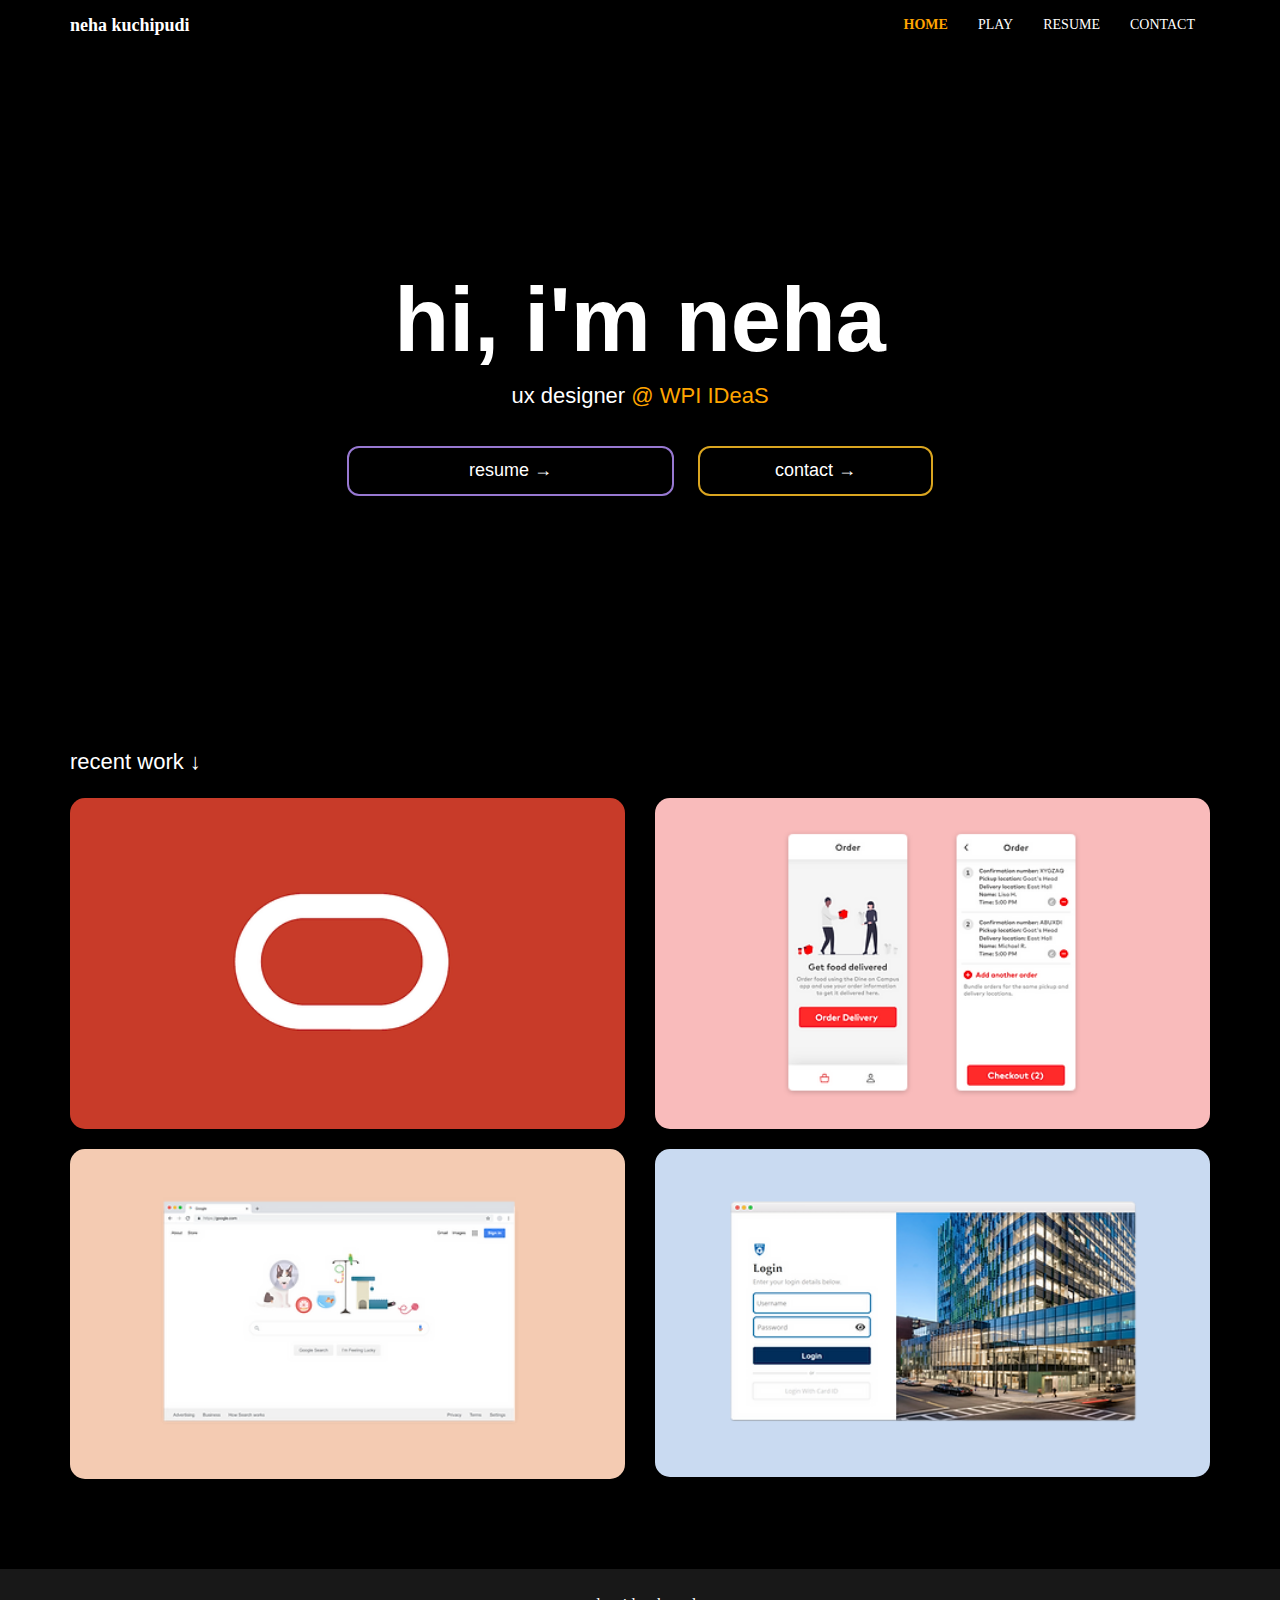
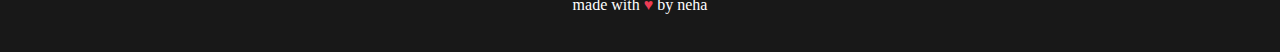
<file: index.html>
<!DOCTYPE html>
<html lang="en">
<head>
  <title>Bootstrap</title>
  <meta charset="utf-8">
  <meta name="viewport" content="width=device-width, initial-scale=1">
  <link rel="stylesheet" href="https://maxcdn.bootstrapcdn.com/bootstrap/3.4.1/css/bootstrap.min.css">
  <script src="https://ajax.googleapis.com/ajax/libs/jquery/3.6.0/jquery.min.js"></script>
  <link href='https://fonts.googleapis.com/css?family=Roboto' rel='stylesheet'>
  <link rel="stylesheet" href="styles.css">
  <script src="https://maxcdn.bootstrapcdn.com/bootstrap/3.4.1/js/bootstrap.min.js"></script>
  <style>
    /* Remove the navbar's default margin-bottom and rounded borders */ 
    .navbar {
      margin-bottom: 0;
      border-radius: 0;
      border-color:black;
      background-color: rgb(24, 24, 24);
    }
    
    /* Add a gray background color and some padding to the footer */
    footer {
      background-color: rgb(24, 24, 24);
      padding: 25px;
    }
  </style>
</head>
<body style="background-color:black">

  <nav class="navbar navbar-default navbar-static-top" style="background-color:black">
    <div class="container" style="background-color:black" >
      <div class="navbar-header" style="background-color:black">
        <a class="navbar-brand" href="#" style="font-family:'Segoe UI', Tahoma, Geneva, Verdana, sans-serif;
        font-size:18px; color:white;  font-family:'Montserrat';font-weight:bold">neha kuchipudi</a>
        <button type="button" class="navbar-toggle" data-toggle="collapse" data-target=".navbar-collapse">
          <span class="sr-only">Toggle navigation</span>
          <span class="icon-bar"></span>
          <span class="icon-bar"></span>
          <span class="icon-bar"></span>
        </button>
      </div>
      <ul class="nav navbar-nav navbar-right collapse navbar-collapse">
        <li class="active"><a href="#" style="background-color:black; color:orange; font-family:'Montserrat'; font-weight:bold" >HOME</a></li>
        <li><a href="play.html" style="color:white; font-family:'Montserrat';">PLAY</a></li>
        <li><a href="Neha_Kuchipudi_Resume(2022)(1).pdf" style="color:white; font-family:'Montserrat';">RESUME</a></li>
        <li><a href="contact.html" style="color:white; font-family:'Montserrat';">CONTACT</a></li>
      </ul>
    </div>
  </nav>

<div class="jumbotron">
  <div class="container text-center">
    <h1 style="font-size: 90px; font-weight:bold;">hi, i'm neha</h1>      
    <p style="font-family:'Segoe UI', Tahoma, Geneva, Verdana, sans-serif;
    font-size:22px;
    color:white;">ux designer <span style="color: orange;" > @ WPI IDeaS</span></p>
    <div class="intro-buttons"></div>
    <button class="resume-button" style="margin-bottom:20px" onclick="window.location.href='Neha_Kuchipudi_Resume(2022)(1).pdf';">
      resume   →
    </button>
    <button class="about-button" style="margin-bottom:20px" onclick="window.location.href='contact.html';">
      contact   →
    </button>
  </div>
</div>

<div class="container text-left" style="background-color:black; padding-bottom:10px;"> 
  <p style="font-family:'Segoe UI', Tahoma, Geneva, Verdana, sans-serif;
  font-size:22px;
  color:white;">recent work  ↓</p>
</div>

<div class="container text-center" style="background-color:black;">    
  <div class="row" style="background-color:black; justify-content:space-around">
    <div class="col-sm-6 justify-content-center" style="justify-content:center">
      <img src="oracle.png" class="img-responsive" style="width:100%; border-radius:15px; margin-bottom:20px;" alt="Image" onmouseover="changeText()" onmouseout="changeBack()">
      <script>
        function changeText(){
          var tag = document.getElementById('oracle-tag');
          tag.style.visibility = 'visible';
        }
        function changeBack(){
          var tag = document.getElementById('oracle-tag');
          tag.style.visibility = 'hidden';
        }
      </script>
      <div id="oracle-tag" class="centered">Oracle Internship</div>
    </div>
    <div class="col-sm-6 justify-content-center"> 
      <img src="wpi.png" class="img-responsive" style="width:100%; border-radius:15px; margin-bottom:20px;" alt="Image" onmouseover="changeText2()" onmouseout="changeBack2()">
      <script>
        function changeText2(){
          var tag = document.getElementById('wpi-tag');
          tag.style.visibility = 'visible';
        }
        function changeBack2(){
          var tag = document.getElementById('wpi-tag');
          tag.style.visibility = 'hidden';
        }
      </script>
      <div id="wpi-tag" class="centered">WPI Dining Hall Delivery</div>
    </div>
  </div>
</div>



<div class="container text-center" style="background-color:black; padding-bottom:50px;">    
  <div class="row" style="background-color:black; justify-content:space-around">
    <div class="col-sm-6 justify-content-center" style="justify-content:center">
      <img src="adopt.png" class="img-responsive" style="width:100%; border-radius:15px; margin-bottom:20px;" alt="Image" onmouseover="changeText3()" onmouseout="changeBack3()">
      <script>
        function changeText3(){
          var tag = document.getElementById('adopt-tag');
          tag.style.visibility = 'visible';
        }
        function changeBack3(){
          var tag = document.getElementById('adopt-tag');
          tag.style.visibility = 'hidden';
        }
      </script>
      <div id="adopt-tag" class="centered">Adopt Google Doodle</div>
    </div>
    <div class="col-sm-6 justify-content-center"> 
      <img src="brigham2.png" class="img-responsive" style="width:100%; border-radius:15px; margin-bottom:20px;" alt="Image" onmouseover="changeText4()" onmouseout="changeBack4()">
      <script>
        function changeText4(){
          var tag = document.getElementById('brigham-tag');
          tag.style.visibility = 'visible';
        }
        function changeBack4(){
          var tag = document.getElementById('brigham-tag');
          tag.style.visibility = 'hidden';
        }
      </script>
      <div id="brigham-tag" class="centered">Brigham & Women's Hospital</div>
    </div>
  </div>
</div><br>


<footer class="container-fluid text-center">
  <p style="font-family:'Montserrat';
  font-size:16px;
  color:white;">made with <span style="color: rgb(235, 60, 83)">♥</span> by neha</p>
</footer>

</body>
</html>
</file>
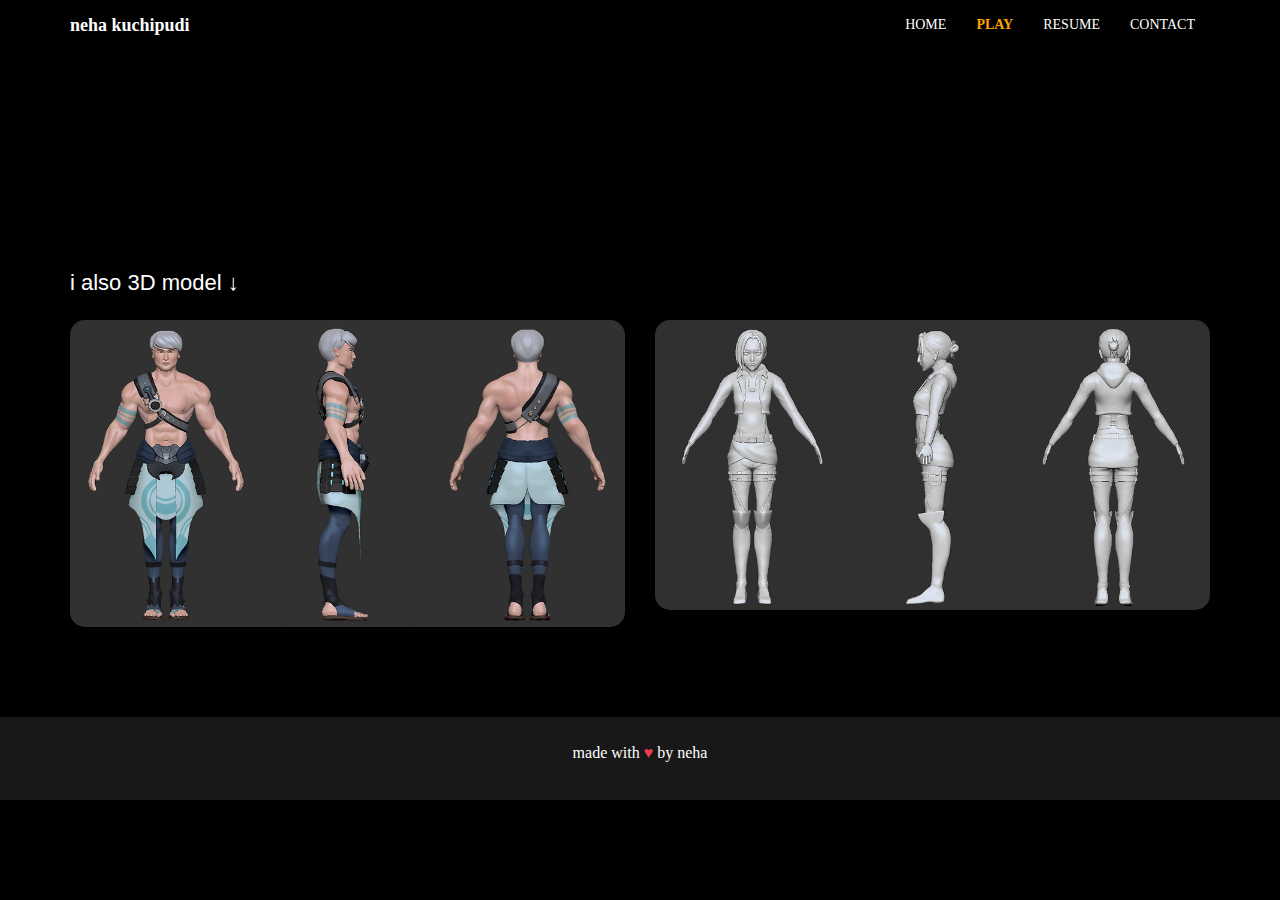
<file: play.html>
<!DOCTYPE html>
<html lang="en">
<head>
  <title>Bootstrap</title>
  <meta charset="utf-8">
  <meta name="viewport" content="width=device-width, initial-scale=1">
  <link rel="stylesheet" href="https://maxcdn.bootstrapcdn.com/bootstrap/3.4.1/css/bootstrap.min.css">
  <script src="https://ajax.googleapis.com/ajax/libs/jquery/3.6.0/jquery.min.js"></script>
  <link href='https://fonts.googleapis.com/css?family=Roboto' rel='stylesheet'>
  <link rel="stylesheet" href="styles.css">
  <script src="https://maxcdn.bootstrapcdn.com/bootstrap/3.4.1/js/bootstrap.min.js"></script>
  <style>
    /* Remove the navbar's default margin-bottom and rounded borders */ 
    .navbar {
      margin-bottom: 0;
      border-radius: 0;
      border-color:black;
      background-color: rgb(24, 24, 24);
    }
    
    /* Add a gray background color and some padding to the footer */
    footer {
      background-color: rgb(24, 24, 24);
      padding: 25px;
    }
  </style>
</head>
<body style="background-color:black">

  <nav class="navbar navbar-default navbar-static-top" style="background-color:black">
    <div class="container" style="background-color:black" >
      <div class="navbar-header" style="background-color:black">
        <a class="navbar-brand" href="#" style="font-family:'Segoe UI', Tahoma, Geneva, Verdana, sans-serif;
        font-size:18px; color:white;  font-family:'Montserrat';font-weight:bold">neha kuchipudi</a>
        <button type="button" class="navbar-toggle" data-toggle="collapse" data-target=".navbar-collapse">
          <span class="sr-only">Toggle navigation</span>
          <span class="icon-bar"></span>
          <span class="icon-bar"></span>
          <span class="icon-bar"></span>
        </button>
      </div>
      <ul class="nav navbar-nav navbar-right collapse navbar-collapse">
        <li><a href="index.html" style="color:white; font-family:'Montserrat';">HOME</a></li>
        <li class="active"><a href="play.html" style="background-color:black; color:orange; font-family:'Montserrat'; font-weight:bold">PLAY</a></li>
        <li><a href="Neha_Kuchipudi_Resume(2022)(1).pdf" style="color:white; font-family:'Montserrat';">RESUME</a></li>
        <li><a href="contact.html" style="color:white; font-family:'Montserrat';">CONTACT</a></li>
      </ul>
    </div>
  </nav>


<div class="container text-left" style="background-color:black; padding-bottom:15px;"> 
  <h1 style="font-family:'Segoe UI', Tahoma, Geneva, Verdana, sans-serif;
  font-size:22px;
  padding-top:200px;
  color:white;">i also 3D model  ↓</h1>
</div>

<div class="container text-center" style="background-color:black; padding-bottom:50px;">    
  <div class="row" style="background-color:black; justify-content:space-around">
    <div class="col-sm-6 justify-content-center" style="justify-content:center">
      <img src="3dmodelimg.png" class="img-responsive" style="width:100%; border-radius:15px; margin-bottom:20px;" alt="Image">
    </div>
    <div class="col-sm-6 justify-content-center"> 
      <img src="3dmodelimg2.png" class="img-responsive" style="height:200%; border-radius:15px; margin-bottom:20px;" alt="Image">
    </div>
  </div>
</div><br>


<footer class="container-fluid text-center">
  <p style="font-family:'Montserrat';
  font-size:16px;
  color:white;">made with <span style="color: rgb(235, 60, 83)">♥</span> by neha</p>
</footer>

</body>
</html>
</file>
<file: styles.css>
.jumbotron{
    background-color: black;
    font-family:'Segoe UI', Tahoma, Geneva, Verdana, sans-serif;
    color:white;
    padding-top:200px;
    padding-bottom:200px;
    
}

.resume-button{
   border: 2px solid rgb(151,120,209);
   background-color: black;
   color:white;
   padding-top:10px;
   padding-bottom:10px;
   padding-right:120px;
   padding-left:120px;
   border-radius: 12px;
   font-family:'Segoe UI', Tahoma, Geneva, Verdana, sans-serif;
   font-size:18px;
}

.about-button{
    border: 2px solid goldenrod;
    background-color: black;
    color:white;
    padding-top:10px;
    padding-bottom:10px;
    padding-right:75px;
    padding-left:75px;
    border-radius: 12px;
    font-family:'Segoe UI', Tahoma, Geneva, Verdana, sans-serif;
    font-size:18px;
    margin-left:20px;
 }

 .navbar-toggle{
    background-color:black;
 }
 
 .intro-buttons{
    margin-top:35px;
    display: flex;
  justify-content: space-between;
 }

 .resume-button:hover{
    background-color:rgb(151,120,209);
    color:white;
    transition: ease-in, 0.3s;
 }
 

 .about-button:hover{
    background-color: goldenrod;
    color:white;
    transition: ease-in, 0.3s;
 }

 li:hover{
    color:orange;
    transition: ease-in, 0.3s;
 }

 .img-responsive:hover{
    filter: sepia(100%) brightness(0%) contrast(80%);
    transition: ease-in, 0.3s;
    width:120%;
 }

 input{
    background-color: rgb(0, 0, 0);
    width:70%;
    border: 2px solid gray;
    margin-top:30px;
    border-radius:10px;
    height:54px;
    font-family: 'Montserrat';
    padding-left: 10px;
    color:white;
  }

  input:hover{
    border-color:orange;
    color:white;
  }

  .centered {
    position: absolute;
    top: 50%;
    left: 50%;
    transform: translate(-50%, -50%);
    color: white;
    font-family: 'Segoe UI';
    font-weight:bold;
    font-size:30px;
    visibility: hidden;
  }
</file>
